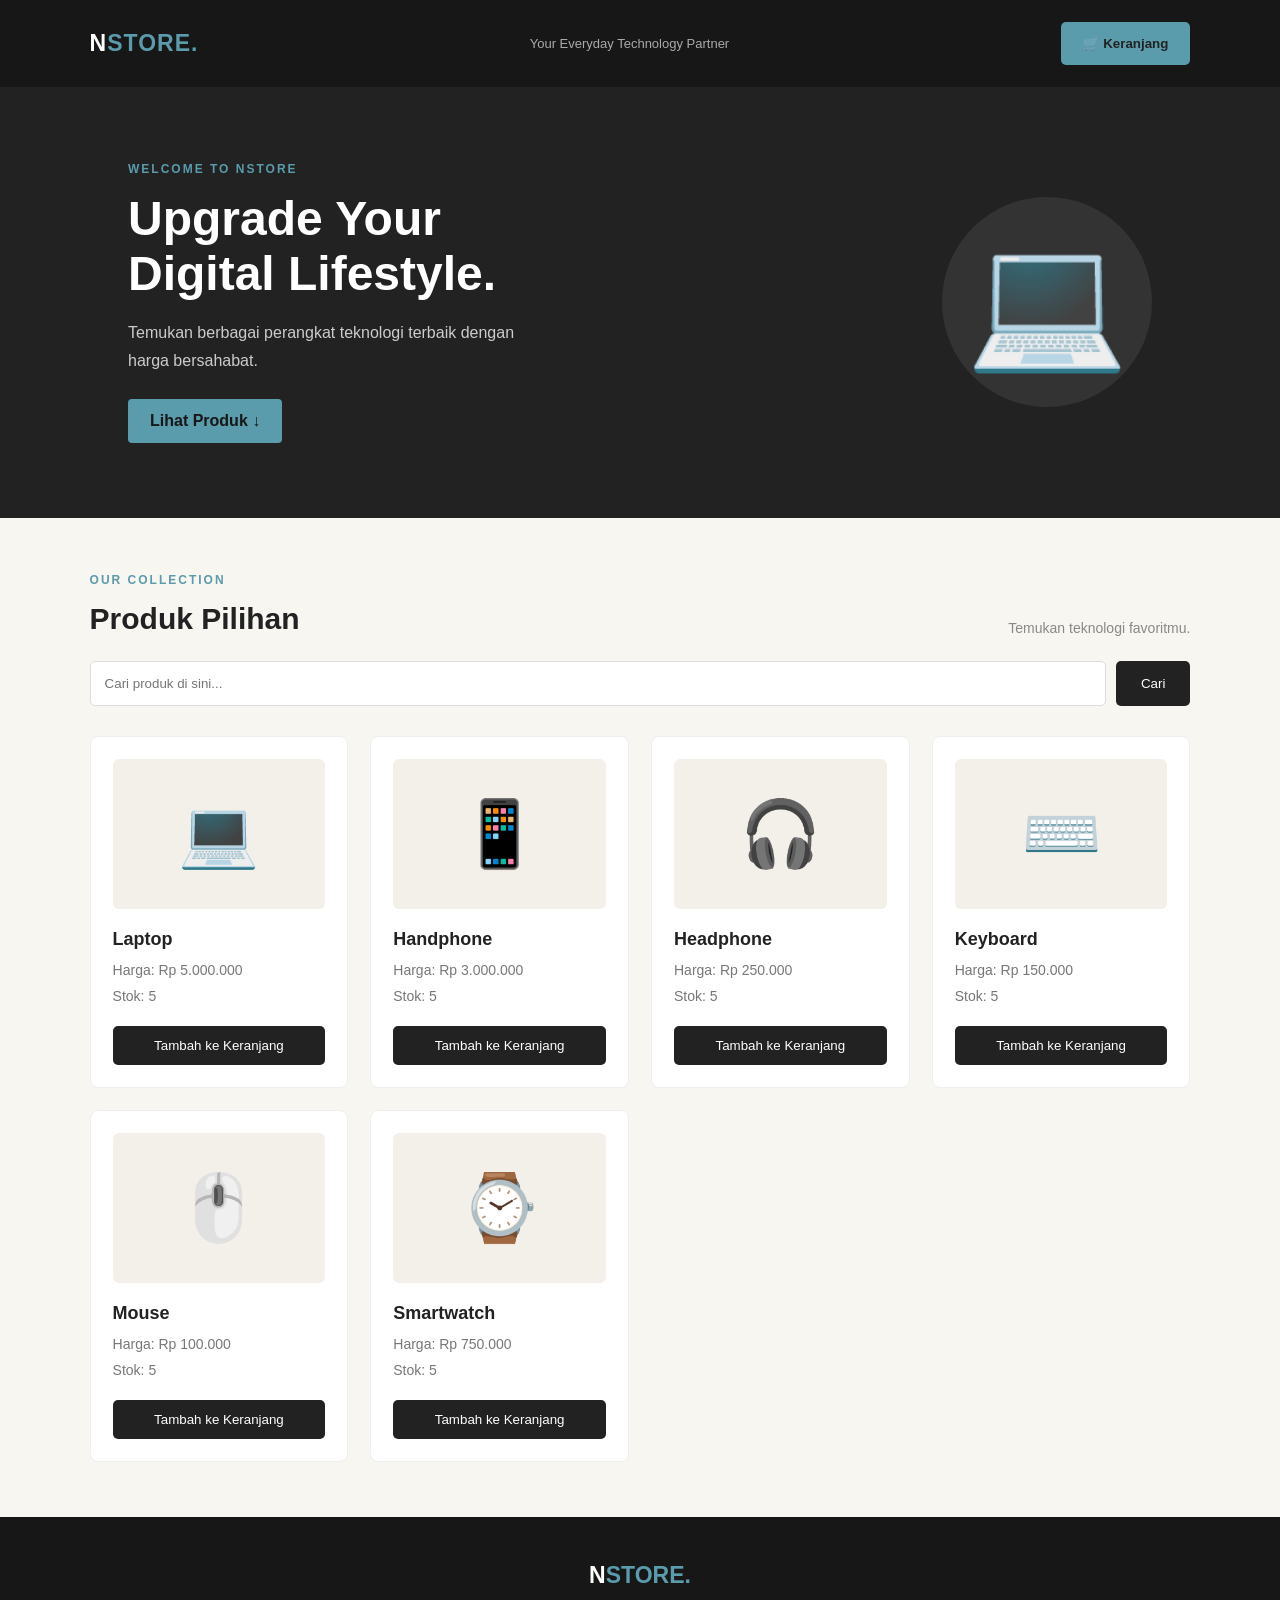
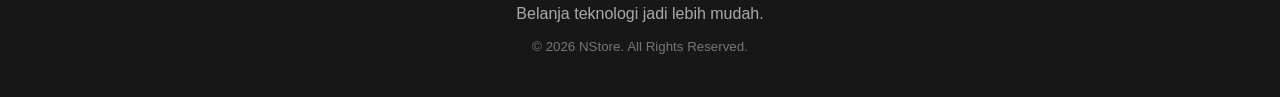
<file: Dhabith/index.html>
<!DOCTYPE html>
<html lang="id">
<head>
    <meta charset="UTF-8">
    <meta name="viewport" content="width=device-width, initial-scale=1.0">
    <title>NStore</title>
    <link rel="stylesheet" href="style.css">
</head>
<body>

    <header>
        <div class="logo">N<span>STORE.</span></div>
        <div class="header-info">Your Everyday Technology Partner</div>
        <button id="tombolKeranjang">🛒 Keranjang</button>
    </header>

    <div class="hero">
        <div>
            <p class="subtitle">WELCOME TO NSTORE</p>
            <h1>Upgrade Your<br>Digital Lifestyle.</h1>
            <p class="hero-desc">
                Temukan berbagai perangkat teknologi
                terbaik dengan harga bersahabat.
            </p>
            <a href="#produk">Lihat Produk ↓</a>
        </div>
        <div class="hero-icon">💻</div>
    </div>

    <main class="container" id="produk">

        <div class="section-heading">
            <div>
                <p class="subtitle">OUR COLLECTION</p>
                <h2>Produk Pilihan</h2>
            </div>
            <p>Temukan teknologi favoritmu.</p>
        </div>
        <div class="search-box">
            <input type="text" id="cari" placeholder="Cari produk di sini...">
            <button id="tombolCari">Cari</button>
        </div>

        <div class="produk-list" id="daftarProduk"></div>

        <div class="keranjang" id="panelKeranjang">
            <h2>🛒 Keranjang Belanja</h2>

            <div id="isiKeranjang">
                Keranjang belanja masih kosong.
            </div>

            <div class="total">
                <p>Jumlah Produk: <span id="jumlahItem">0</span></p>
                <p>Total Pembayaran: Rp <span id="totalHarga">0</span></p>
            </div>
            <div class="aksi">
                <button class="kosong" id="kosongkan">
                    Kosongkan Keranjang
                </button>
                <button class="checkout" id="checkout">
                    Checkout →
                </button>
            </div>
        </div>
        <div id="ringkasan"></div>
    </main>

    <footer>
        <h2>N<span>STORE.</span></h2>
        <p>Belanja teknologi jadi lebih mudah.</p>
        <small>© 2026 NStore. All Rights Reserved.</small>
    </footer>

    <script src="https://code.jquery.com/jquery-3.7.1.min.js"></script>
    <script src="script.js"></script>
</body>
</html>
</file>
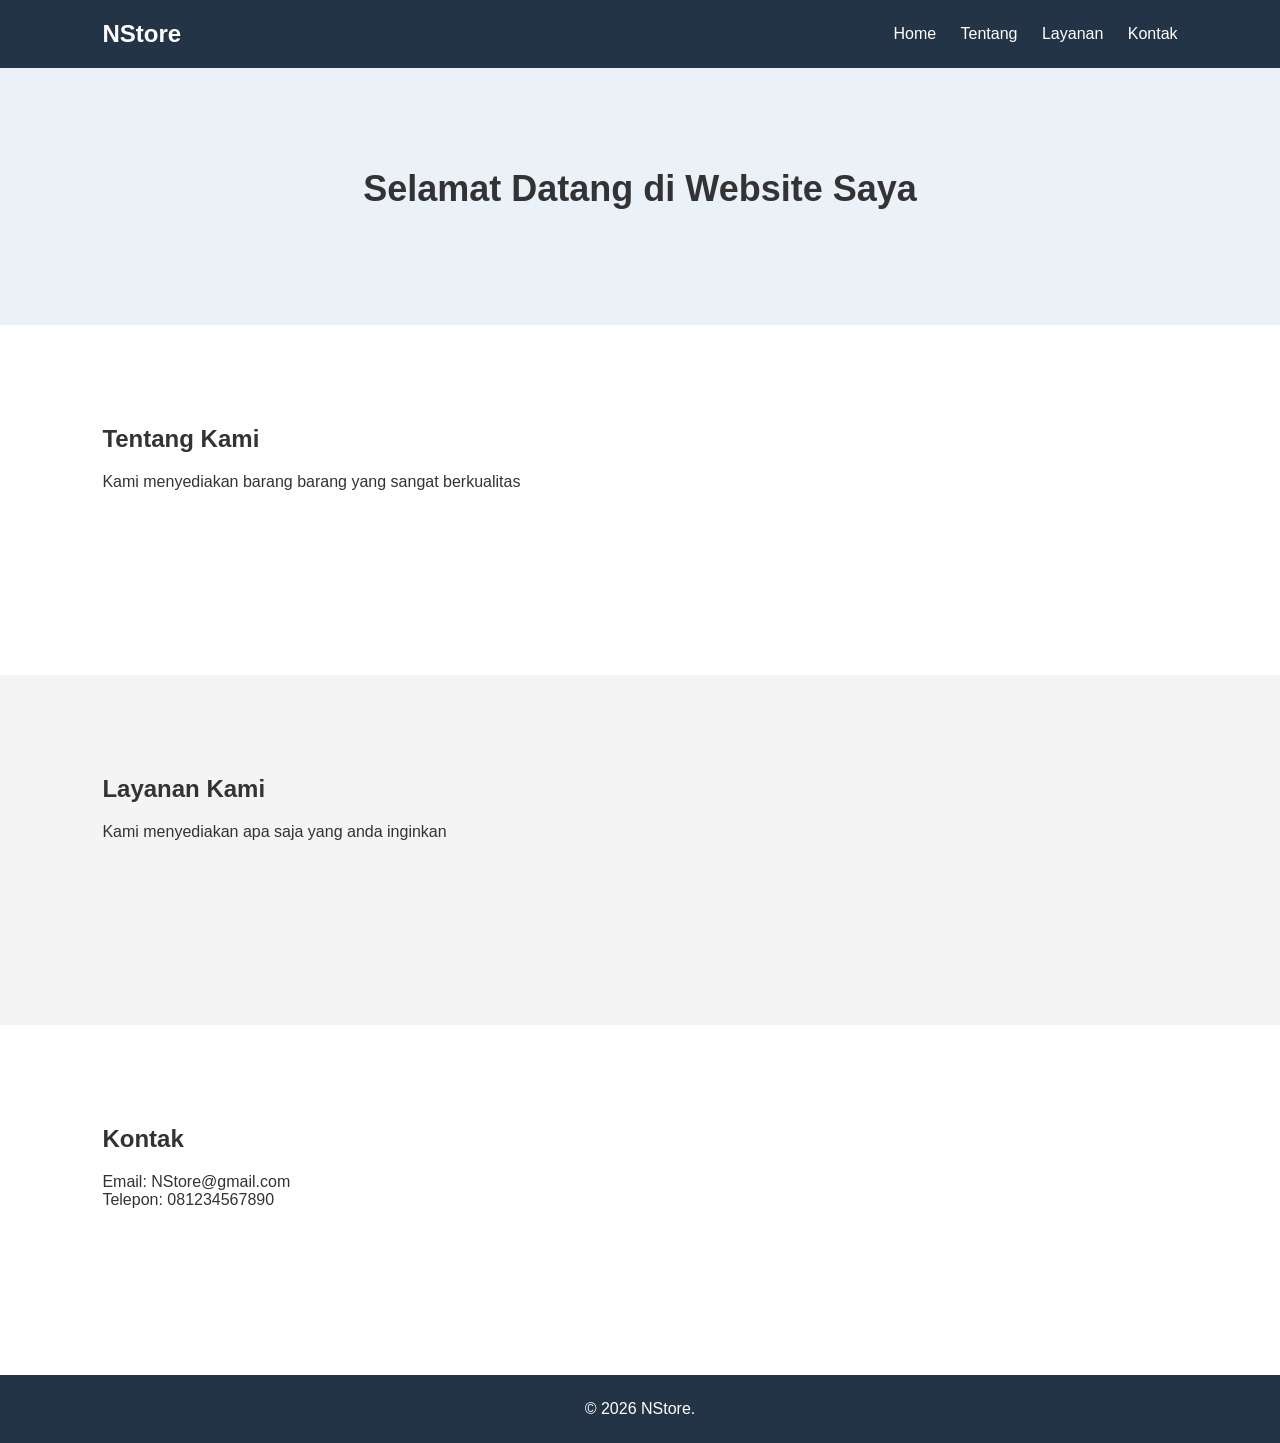
<file: P4 Scroll/index.html>
<!DOCTYPE html>
<html lang="id">
<head>
    <meta charset="UTF-8">
    <title>NStore.id</title>
    <link rel="stylesheet" href="style.css">
</head>
<body>

    <header id="atas">
        <h2>NStore</h2>
        <nav>
            <a href="#atas">Home</a>
            <a href="#tentang">Tentang</a>
            <a href="#layanan">Layanan</a>
            <a href="#kontak">Kontak</a>
        </nav>
    </header>

    <section class="hero">
        <h1>Selamat Datang di Website Saya</h1>
    </section>

    <section id="tentang">
        <h2>Tentang Kami</h2>
        <p>Kami menyediakan barang barang yang sangat berkualitas</p>
    </section>

    <section id="layanan">
        <h2>Layanan Kami</h2>
        <p>Kami menyediakan apa saja yang anda inginkan</p>
    </section>

    <section id="kontak">
        <h2>Kontak</h2>
        <p>Email: NStore@gmail.com</p>
        <p>Telepon: 081234567890</p>
    </section>

    <footer>
        <p>&copy; 2026 NStore.</p>
    </footer>

    <button id="tombolAtas" title="Kembali ke atas">↑</button>

    <script src="script.js"></script>
</body>
</html>
</file>
<file: Dhabith/style.css>
* {
    margin: 0;
    padding: 0;
    box-sizing: border-box;
    font-family: Arial, sans-serif;
}

html {
    scroll-behavior: smooth;
}

body {
    background: #f8f6f1;
    color: #222;
}

header {
    background: #171717;
    color: white;
    padding: 22px 7%;
    display: flex;
    justify-content: space-between;
    align-items: center;
    gap: 20px;
}

.logo {
    font-size: 23px;
    font-weight: bold;
    letter-spacing: 1px;
}

.logo span,
footer span {
    color: #5a9bac;
}

.header-info {
    color: #aaa;
    font-size: 13px;
}

header button {
    background: #5a9bac;
    color: #171717;
    padding: 12px 20px;
    border: none;
    border-radius: 5px;
    font-weight: bold;
    cursor: pointer;
}

.hero {
    background: #222;
    color: white;
    padding: 75px 10%;
    display: flex;
    align-items: center;
    justify-content: space-between;
    min-height: 350px;
}

.subtitle {
    color: #5a9bac;
    font-size: 12px;
    font-weight: bold;
    letter-spacing: 2px;
    margin-bottom: 15px;
}

.hero h1 {
    font-size: 48px;
    line-height: 1.15;
    margin-bottom: 18px;
}

.hero-desc {
    color: #ccc;
    max-width: 420px;
    line-height: 1.7;
    margin-bottom: 25px;
}

.hero a {
    display: inline-block;
    background: #5a9bac;
    color: #171717;
    padding: 13px 22px;
    text-decoration: none;
    font-weight: bold;
    border-radius: 4px;
}

.hero-icon {
    font-size: 130px;
    background: #333;
    width: 210px;
    height: 210px;
    display: flex;
    align-items: center;
    justify-content: center;
    border-radius: 50%;
}

.container {
    width: 86%;
    max-width: 1150px;
    margin: 55px auto;
}

.section-heading {
    display: flex;
    justify-content: space-between;
    align-items: end;
    margin-bottom: 25px;
    gap: 15px;
}

.section-heading h2 {
    font-size: 30px;
}

.section-heading > p {
    color: #888;
    font-size: 14px;
}

.search-box {
    display: flex;
    gap: 10px;
    margin-bottom: 30px;
}

.search-box input {
    flex: 1;
    padding: 14px;
    background: white;
    border: 1px solid #ddd;
    border-radius: 5px;
    outline: none;
}

.search-box input:focus {
    border-color: #5a9bac;
}

button {
    cursor: pointer;
    border: none;
    transition: 0.3s;
}

.search-box button {
    background: #222;
    color: white;
    padding: 12px 25px;
    border-radius: 5px;
}

button:hover {
    opacity: 0.8;
}

.produk-list {
    display: grid;
    grid-template-columns: repeat(auto-fit, minmax(220px, 1fr));
    gap: 22px;
    margin-bottom: 35px;
}

.produk {
    background: white;
    padding: 22px;
    border-radius: 8px;
    border: 1px solid #eee;
    transition: 0.3s;
}

.produk:hover {
    transform: translateY(-6px);
    box-shadow: 0 8px 20px rgba(0,0,0,0.08);
}

.gambar {
    background: #f3f0e9;
    height: 150px;
    display: flex;
    align-items: center;
    justify-content: center;
    font-size: 65px;
    border-radius: 6px;
    margin-bottom: 20px;
}

.produk h3 {
    font-size: 18px;
    margin-bottom: 12px;
}

.produk p {
    font-size: 14px;
    margin-bottom: 10px;
    color: #777;
}

.produk button {
    width: 100%;
    padding: 12px;
    margin-top: 12px;
    background: #222;
    color: white;
    border-radius: 5px;
}

.produk button:disabled {
    background: #999;
    cursor: not-allowed;
}

#tombolKeranjang {
    background: #5a9bac;
    color: #222;
    padding: 14px 22px;
    border-radius: 5px;
    font-weight: bold;
}

.keranjang {
    display: none;
    background: white;
    padding: 28px;
    margin-top: 25px;
    border-radius: 8px;
    border: 1px solid #eee;
}

.keranjang h2 {
    margin-bottom: 20px;
}

.item-keranjang {
    display: flex;
    justify-content: space-between;
    align-items: center;
    padding: 16px 0;
    border-bottom: 1px solid #eee;
    gap: 12px;
}

.item-keranjang button {
    background: #d94343;
    color: white;
    padding: 9px 15px;
    border-radius: 4px;
}

.total {
    margin-top: 22px;
    font-size: 16px;
    font-weight: bold;
    line-height: 2;
}

.aksi {
    display: flex;
    gap: 12px;
    margin-top: 20px;
    flex-wrap: wrap;
}

.aksi button {
    padding: 12px 20px;
    border-radius: 5px;
}

.kosong {
    background: #d94343;
    color: white;
}

.checkout {
    background: #21865b;
    color: white;
}

#ringkasan {
    display: none;
    background: #fff;
    border-left: 5px solid #21865b;
    padding: 25px;
    margin-top: 25px;
    border-radius: 5px;
    line-height: 2;
}

#ringkasan h2 {
    margin-bottom: 15px;
}

footer {
    background: #171717;
    color: white;
    text-align: center;
    padding: 35px 15px;
    line-height: 2;
}

footer h2 {
    font-size: 23px;
}

footer p {
    color: #aaa;
}

footer small {
    color: #777;
}

@media (max-width: 650px) {
    header {
        padding: 20px 5%;
        flex-wrap: wrap;
    }
    .header-info {
        display: none;
    }
    .hero {
        padding: 50px 7%;
    }
    .hero h1 {
        font-size: 35px;
    }
    .hero-icon {
        display: none;
    }
    .container {
        width: 92%;
    }
    .section-heading {
        align-items: flex-start;
        flex-direction: column;
    }
    .search-box {
        flex-direction: column;
    }
    .item-keranjang {
        flex-wrap: wrap;
    }
    .aksi button {
        flex: 1;
    }
}
</file>
<file: P4 Scroll/style.css>
* {
    margin: 0;
    padding: 0;
    box-sizing: border-box;
}

html {
    scroll-behavior: smooth;
}

body {
    font-family: Arial, sans-serif;
    color: #333;
}

header {
    background: #243447;
    color: white;
    padding: 20px 8%;
    display: flex;
    justify-content: space-between;
    align-items: center;
}

nav a {
    color: white;
    text-decoration: none;
    margin-left: 20px;
}

nav a:hover {
    color: #f39c12;
}

.hero {
    background: #eaf2f8;
    text-align: center;
    padding: 100px 20px;
}

.hero h1 {
    font-size: 36px;
    margin-bottom: 15px;
}

.hero p {
    margin-bottom: 25px;
}

.btn {
    background: #243447;
    color: white;
    padding: 12px 20px;
    text-decoration: none;
    border-radius: 5px;
}

section:not(.hero) {
    padding: 100px 8%;
    min-height: 350px;
}

section h2 {
    margin-bottom: 20px;
}

#layanan {
    background: #f4f4f4;
}

footer {
    background: #243447;
    color: white;
    text-align: center;
    padding: 25px;
}

/* Tombol kembali ke atas */
#tombolAtas {
    display: none;
    position: fixed;
    bottom: 25px;
    right: 25px;
    width: 45px;
    height: 45px;
    border: none;
    border-radius: 50%;
    background: #e62611;
    color: white;
    font-size: 25px;
    cursor: pointer;
    opacity: 0.5;
}

#tombolAtas:hover {
    opacity: 1;
}
</file>
